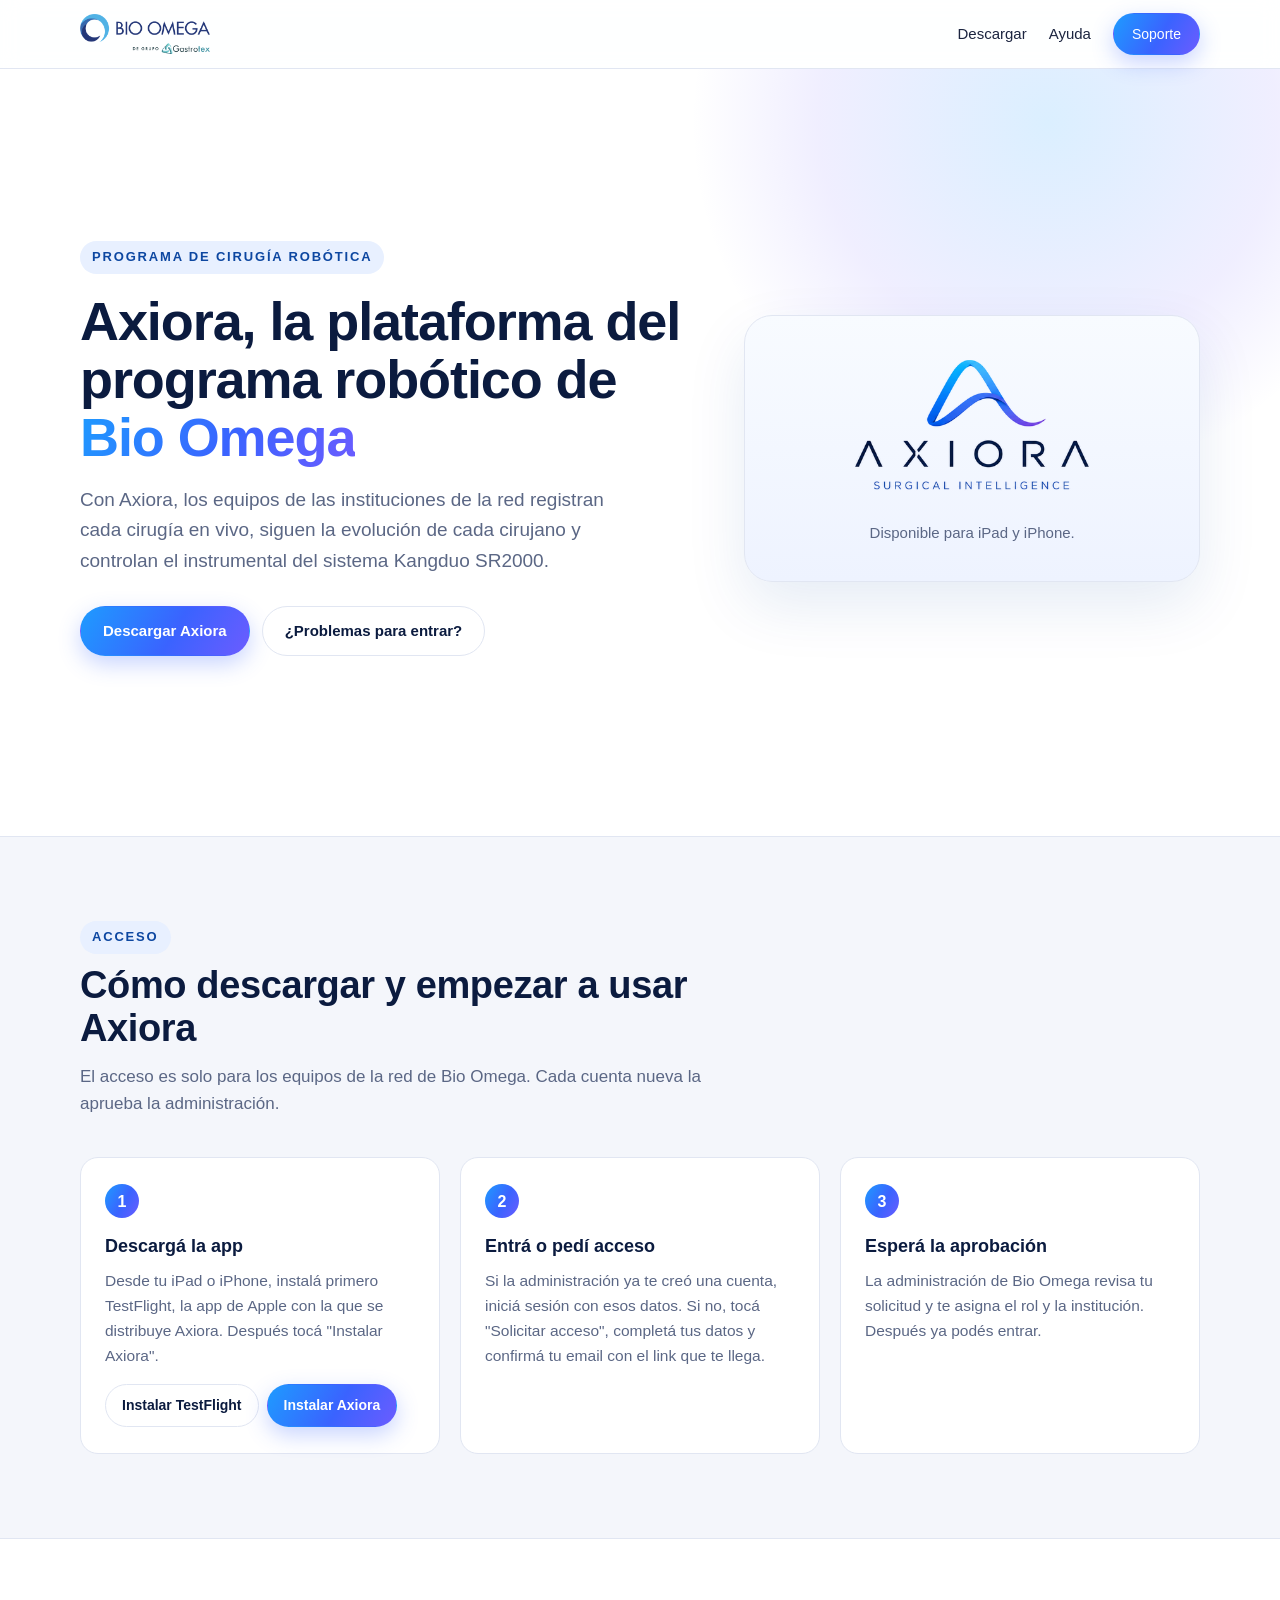
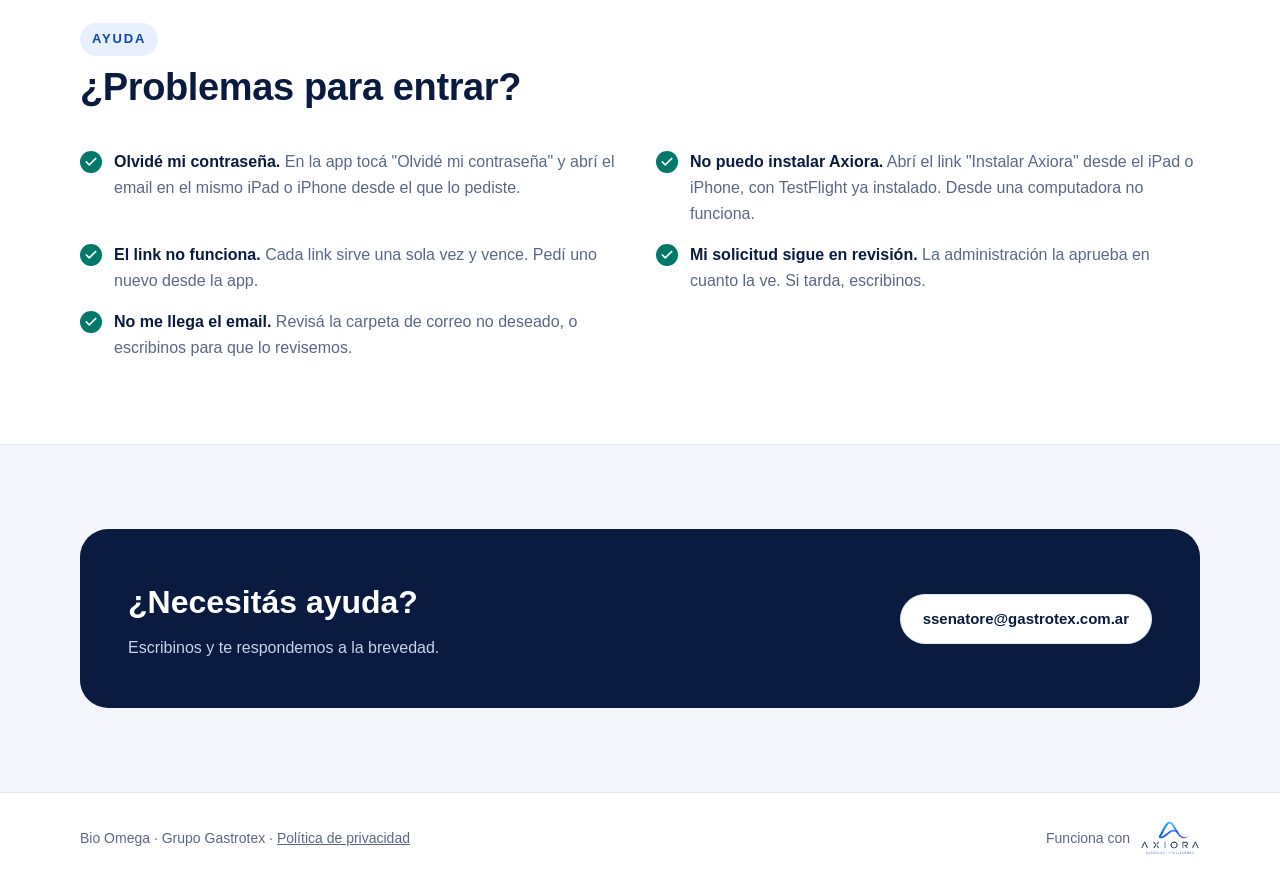
<file: index.html>
<!doctype html>
<html lang="es-AR">
<head>
  <meta charset="utf-8">
  <meta name="viewport" content="width=device-width, initial-scale=1">
  <title>Axiora · Bio Omega</title>
  <meta name="description" content="Axiora es la plataforma del programa de cirugía robótica de Bio Omega: acceso, ayuda y soporte para los equipos de su red.">
  <link rel="icon" type="image/png" href="assets/axiora-icon.png">
  <link rel="apple-touch-icon" href="assets/axiora-icon.png">
  <link rel="stylesheet" href="styles.css">
</head>
<body>
  <header class="site-header">
    <div class="wrap">
      <a class="brand client" href="./" aria-label="Bio Omega, inicio"><img src="assets/bio-omega.png" alt="Bio Omega de Grupo Gastrotex"></a>
      <nav class="nav" aria-label="Principal">
        <a href="#acceso">Descargar</a>
        <a href="#ayuda">Ayuda</a>
        <a class="btn btn-primary" href="mailto:ssenatore@gastrotex.com.ar?subject=Soporte%20Axiora">Soporte</a>
      </nav>
    </div>
  </header>

  <main>
    <section class="hero">
      <div class="wrap">
        <div>
          <span class="eyebrow">Programa de cirugía robótica</span>
          <h1>Axiora, la plataforma del programa robótico de <span class="grad">Bio Omega</span></h1>
          <p class="lead">Con Axiora, los equipos de las instituciones de la red registran cada cirugía en vivo, siguen la evolución de cada cirujano y controlan el instrumental del sistema Kangduo SR2000.</p>
          <div class="actions">
            <a class="btn btn-primary" href="#acceso">Descargar Axiora</a>
            <a class="btn btn-ghost" href="#ayuda">¿Problemas para entrar?</a>
          </div>
        </div>
        <div class="hero-card">
          <img src="assets/axiora-logo.png" alt="Axiora · Surgical Intelligence">
          <p class="hero-note">Disponible para iPad y iPhone.</p>
        </div>
      </div>
    </section>

    <section id="acceso">
      <div class="wrap">
        <div class="section-head">
          <span class="eyebrow">Acceso</span>
          <h2>Cómo descargar y empezar a usar Axiora</h2>
          <p>El acceso es solo para los equipos de la red de Bio Omega. Cada cuenta nueva la aprueba la administración.</p>
        </div>
        <div class="grid">
          <article class="card">
            <span class="step">1</span>
            <h3>Descargá la app</h3>
            <p>Desde tu iPad o iPhone, instalá primero TestFlight, la app de Apple con la que se distribuye Axiora. Después tocá "Instalar Axiora".</p>
            <div class="card-actions">
              <a class="btn btn-ghost btn-sm" href="https://apps.apple.com/app/testflight/id899247664">Instalar TestFlight</a>
              <a class="btn btn-primary btn-sm" href="https://testflight.apple.com/join/DHV2EN8Z">Instalar Axiora</a>
            </div>
          </article>
          <article class="card">
            <span class="step">2</span>
            <h3>Entrá o pedí acceso</h3>
            <p>Si la administración ya te creó una cuenta, iniciá sesión con esos datos. Si no, tocá "Solicitar acceso", completá tus datos y confirmá tu email con el link que te llega.</p>
          </article>
          <article class="card">
            <span class="step">3</span>
            <h3>Esperá la aprobación</h3>
            <p>La administración de Bio Omega revisa tu solicitud y te asigna el rol y la institución. Después ya podés entrar.</p>
          </article>
        </div>
      </div>
    </section>

    <section id="ayuda" class="security">
      <div class="wrap">
        <div class="section-head">
          <span class="eyebrow">Ayuda</span>
          <h2>¿Problemas para entrar?</h2>
        </div>
        <ul class="checks">
          <li><div><strong>Olvidé mi contraseña.</strong> <span>En la app tocá "Olvidé mi contraseña" y abrí el email en el mismo iPad o iPhone desde el que lo pediste.</span></div></li>
          <li><div><strong>No puedo instalar Axiora.</strong> <span>Abrí el link "Instalar Axiora" desde el iPad o iPhone, con TestFlight ya instalado. Desde una computadora no funciona.</span></div></li>
          <li><div><strong>El link no funciona.</strong> <span>Cada link sirve una sola vez y vence. Pedí uno nuevo desde la app.</span></div></li>
          <li><div><strong>Mi solicitud sigue en revisión.</strong> <span>La administración la aprueba en cuanto la ve. Si tarda, escribinos.</span></div></li>
          <li><div><strong>No me llega el email.</strong> <span>Revisá la carpeta de correo no deseado, o escribinos para que lo revisemos.</span></div></li>
        </ul>
      </div>
    </section>

    <section>
      <div class="wrap">
        <div class="cta">
          <div>
            <h2>¿Necesitás ayuda?</h2>
            <p>Escribinos y te respondemos a la brevedad.</p>
          </div>
          <a class="btn btn-ghost" href="mailto:ssenatore@gastrotex.com.ar?subject=Soporte%20Axiora">ssenatore@gastrotex.com.ar</a>
        </div>
      </div>
    </section>
  </main>

  <footer class="site-footer">
    <div class="wrap">
      <span>Bio Omega · Grupo Gastrotex · <a href="privacidad.html">Política de privacidad</a></span>
      <span class="powered">Funciona con <img src="assets/axiora-logo.png" alt="Axiora"></span>
    </div>
  </footer>
</body>
</html>
</file>
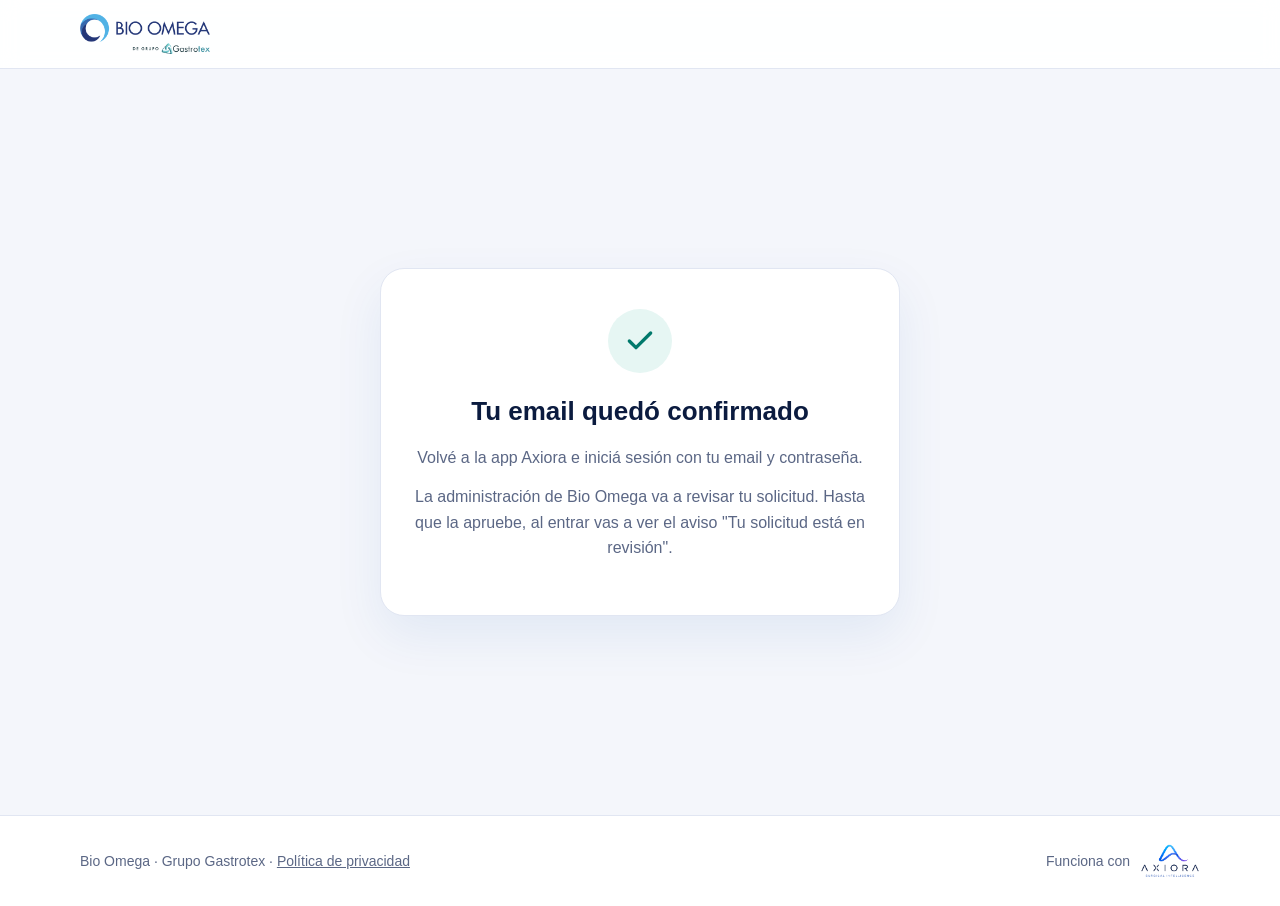
<file: confirmado.html>
<!doctype html>
<html lang="es-AR">
<head>
  <meta charset="utf-8">
  <meta name="viewport" content="width=device-width, initial-scale=1">
  <title>Email confirmado · Axiora</title>
  <meta name="robots" content="noindex">
  <link rel="icon" type="image/png" href="assets/axiora-icon.png">
  <link rel="stylesheet" href="styles.css">
</head>
<body>
  <header class="site-header">
    <div class="wrap">
      <a class="brand client" href="./" aria-label="Bio Omega, inicio"><img src="assets/bio-omega.png" alt="Bio Omega de Grupo Gastrotex"></a>
    </div>
  </header>

  <main class="page">
    <div class="panel" id="ok">
      <div class="badge"><svg viewBox="0 0 24 24" fill="none" stroke="currentColor" stroke-width="2.5" stroke-linecap="round" stroke-linejoin="round"><path d="M20 6 9 17l-5-5"/></svg></div>
      <h1>Tu email quedó confirmado</h1>
      <p>Volvé a la app Axiora e iniciá sesión con tu email y contraseña.</p>
      <p>La administración de Bio Omega va a revisar tu solicitud. Hasta que la apruebe, al entrar vas a ver el aviso "Tu solicitud está en revisión".</p>
    </div>

    <div class="panel" id="error" hidden>
      <div class="badge warn"><svg viewBox="0 0 24 24" fill="none" stroke="currentColor" stroke-width="2.5" stroke-linecap="round" stroke-linejoin="round"><path d="M12 9v4M12 17h.01"/><circle cx="12" cy="12" r="9"/></svg></div>
      <h1>Este link ya no es válido</h1>
      <p>Puede que ya lo hayas usado o que haya vencido. Si tu email ya estaba confirmado, iniciá sesión en la app.</p>
      <p>Si no podés entrar, pedí acceso otra vez desde la app o escribinos a <a href="mailto:ssenatore@gastrotex.com.ar?subject=Soporte%20Axiora">ssenatore@gastrotex.com.ar</a>.</p>
    </div>
  </main>

  <footer class="site-footer">
    <div class="wrap">
      <span>Bio Omega · Grupo Gastrotex · <a href="privacidad.html">Política de privacidad</a></span>
      <span class="powered">Funciona con <img src="assets/axiora-logo.png" alt="Axiora"></span>
    </div>
  </footer>

  <script>
    // Supabase informa los errores en la query o en el fragmento (#error=...)
    const params = new URLSearchParams(location.search + '&' + location.hash.replace(/^#/, ''));
    if (params.get('error') || params.get('error_code')) {
      document.getElementById('ok').hidden = true;
      document.getElementById('error').hidden = false;
    }
  </script>
</body>
</html>
</file>
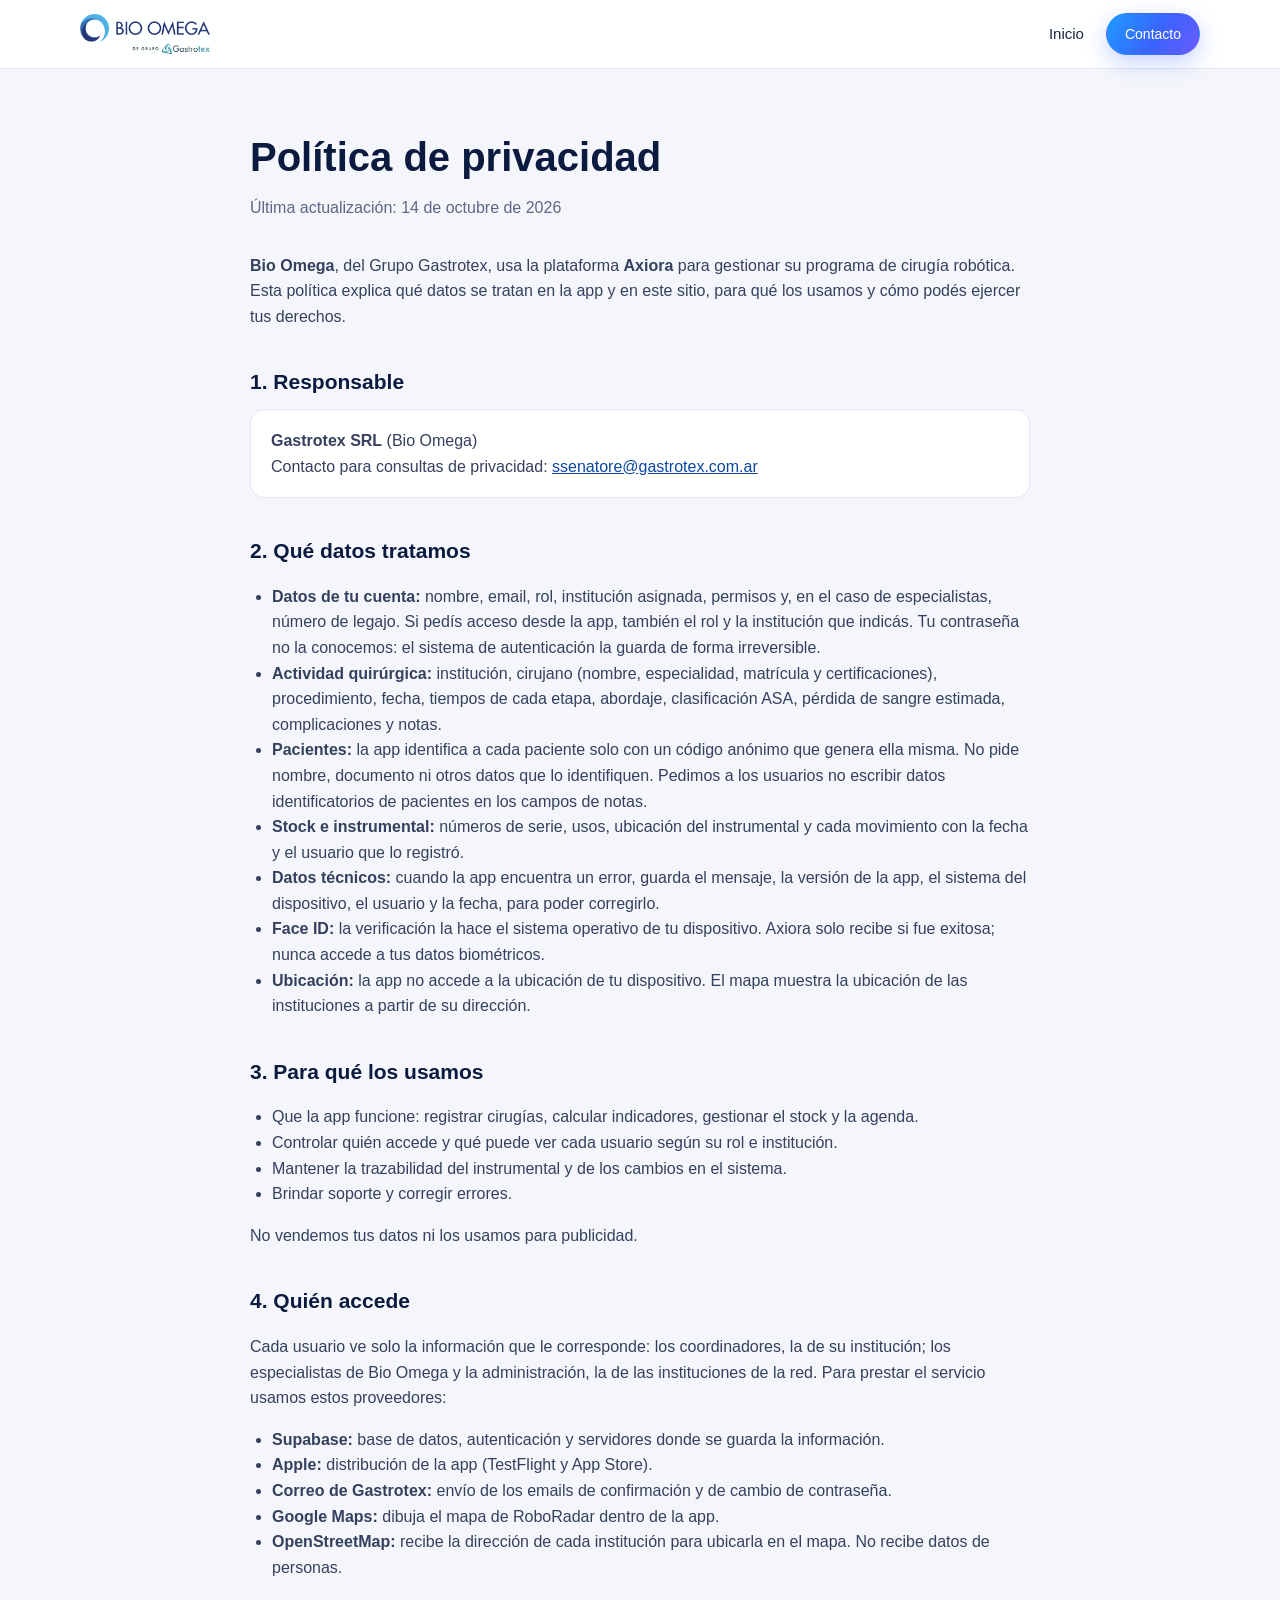
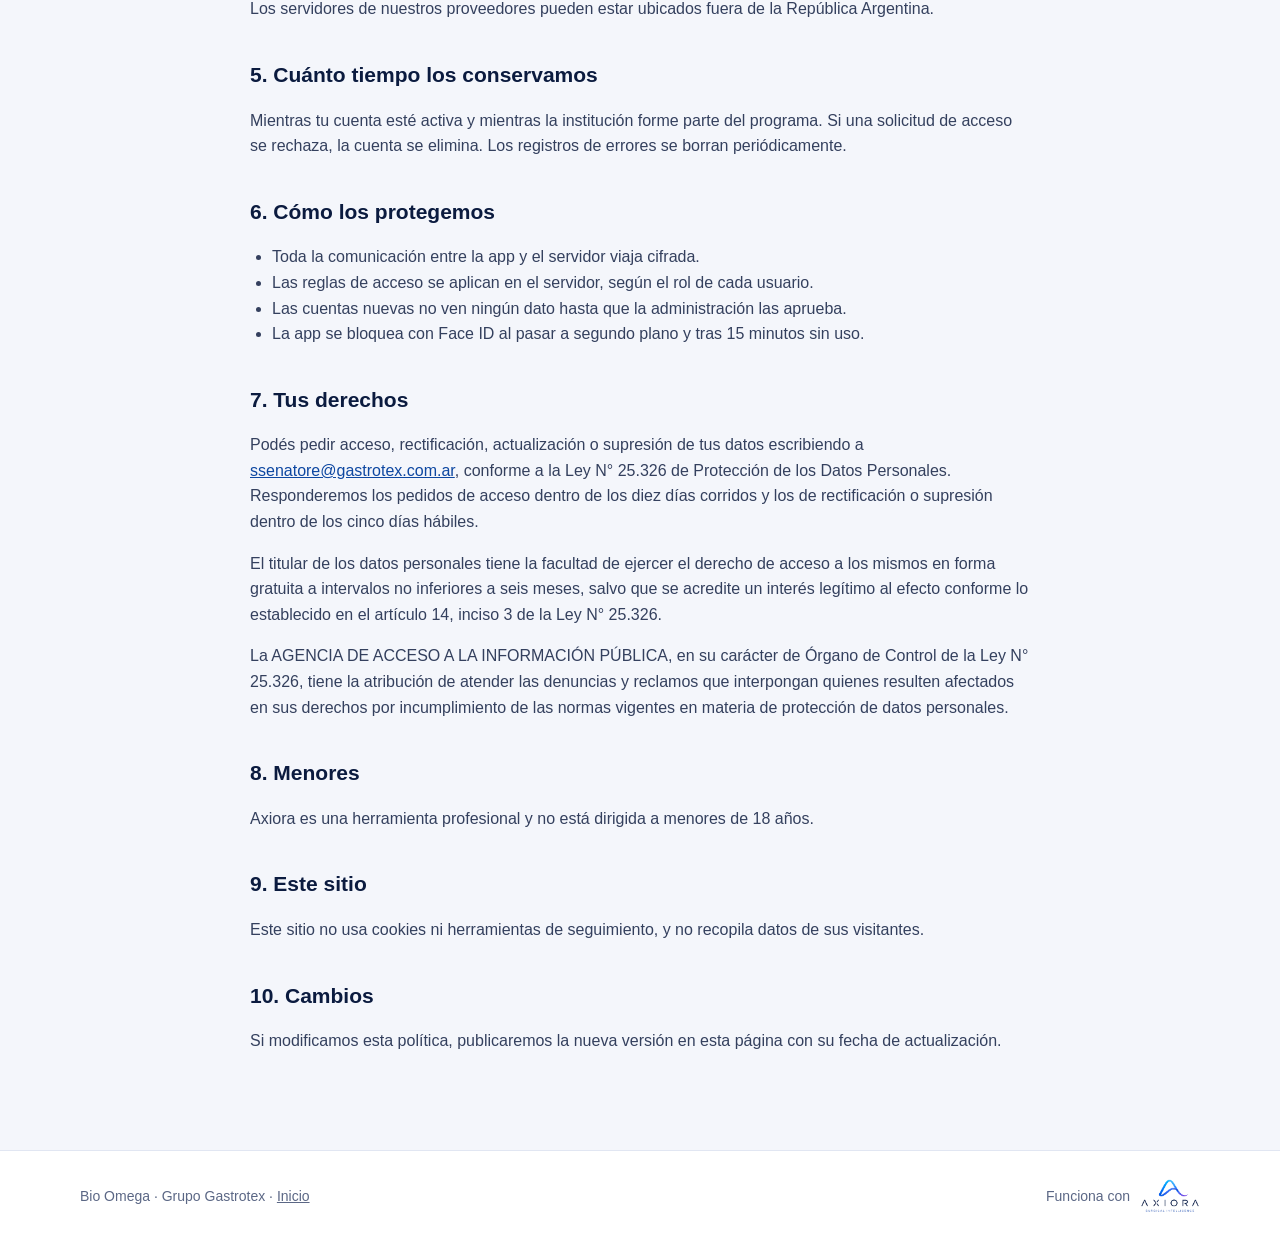
<file: privacidad.html>
<!doctype html>
<html lang="es-AR">
<head>
  <meta charset="utf-8">
  <meta name="viewport" content="width=device-width, initial-scale=1">
  <title>Política de privacidad · Axiora · Bio Omega</title>
  <link rel="icon" type="image/png" href="assets/axiora-icon.png">
  <link rel="stylesheet" href="styles.css">
</head>
<body>
  <header class="site-header">
    <div class="wrap">
      <a class="brand client" href="./" aria-label="Bio Omega, inicio"><img src="assets/bio-omega.png" alt="Bio Omega de Grupo Gastrotex"></a>
      <nav class="nav" aria-label="Principal">
        <a href="./">Inicio</a>
        <a class="btn btn-primary" href="mailto:ssenatore@gastrotex.com.ar?subject=Privacidad%20Axiora">Contacto</a>
      </nav>
    </div>
  </header>

  <main class="legal">
    <h1>Política de privacidad</h1>
    <p class="updated">Última actualización: 14 de octubre de 2026</p>

    <p><strong>Bio Omega</strong>, del Grupo Gastrotex, usa la plataforma <strong>Axiora</strong> para gestionar su programa de cirugía robótica. Esta política explica qué datos se tratan en la app y en este sitio, para qué los usamos y cómo podés ejercer tus derechos.</p>

    <h2>1. Responsable</h2>
    <div class="box">
      <p style="margin:0"><strong>Gastrotex SRL</strong> (Bio Omega)<br>
      Contacto para consultas de privacidad: <a href="mailto:ssenatore@gastrotex.com.ar">ssenatore@gastrotex.com.ar</a></p>
    </div>

    <h2>2. Qué datos tratamos</h2>
    <ul>
      <li><strong>Datos de tu cuenta:</strong> nombre, email, rol, institución asignada, permisos y, en el caso de especialistas, número de legajo. Si pedís acceso desde la app, también el rol y la institución que indicás. Tu contraseña no la conocemos: el sistema de autenticación la guarda de forma irreversible.</li>
      <li><strong>Actividad quirúrgica:</strong> institución, cirujano (nombre, especialidad, matrícula y certificaciones), procedimiento, fecha, tiempos de cada etapa, abordaje, clasificación ASA, pérdida de sangre estimada, complicaciones y notas.</li>
      <li><strong>Pacientes:</strong> la app identifica a cada paciente solo con un código anónimo que genera ella misma. No pide nombre, documento ni otros datos que lo identifiquen. Pedimos a los usuarios no escribir datos identificatorios de pacientes en los campos de notas.</li>
      <li><strong>Stock e instrumental:</strong> números de serie, usos, ubicación del instrumental y cada movimiento con la fecha y el usuario que lo registró.</li>
      <li><strong>Datos técnicos:</strong> cuando la app encuentra un error, guarda el mensaje, la versión de la app, el sistema del dispositivo, el usuario y la fecha, para poder corregirlo.</li>
      <li><strong>Face ID:</strong> la verificación la hace el sistema operativo de tu dispositivo. Axiora solo recibe si fue exitosa; nunca accede a tus datos biométricos.</li>
      <li><strong>Ubicación:</strong> la app no accede a la ubicación de tu dispositivo. El mapa muestra la ubicación de las instituciones a partir de su dirección.</li>
    </ul>

    <h2>3. Para qué los usamos</h2>
    <ul>
      <li>Que la app funcione: registrar cirugías, calcular indicadores, gestionar el stock y la agenda.</li>
      <li>Controlar quién accede y qué puede ver cada usuario según su rol e institución.</li>
      <li>Mantener la trazabilidad del instrumental y de los cambios en el sistema.</li>
      <li>Brindar soporte y corregir errores.</li>
    </ul>
    <p>No vendemos tus datos ni los usamos para publicidad.</p>

    <h2>4. Quién accede</h2>
    <p>Cada usuario ve solo la información que le corresponde: los coordinadores, la de su institución; los especialistas de Bio Omega y la administración, la de las instituciones de la red. Para prestar el servicio usamos estos proveedores:</p>
    <ul>
      <li><strong>Supabase:</strong> base de datos, autenticación y servidores donde se guarda la información.</li>
      <li><strong>Apple:</strong> distribución de la app (TestFlight y App Store).</li>
      <li><strong>Correo de Gastrotex:</strong> envío de los emails de confirmación y de cambio de contraseña.</li>
      <li><strong>Google Maps:</strong> dibuja el mapa de RoboRadar dentro de la app.</li>
      <li><strong>OpenStreetMap:</strong> recibe la dirección de cada institución para ubicarla en el mapa. No recibe datos de personas.</li>
    </ul>
    <p>Los servidores de nuestros proveedores pueden estar ubicados fuera de la República Argentina.</p>

    <h2>5. Cuánto tiempo los conservamos</h2>
    <p>Mientras tu cuenta esté activa y mientras la institución forme parte del programa. Si una solicitud de acceso se rechaza, la cuenta se elimina. Los registros de errores se borran periódicamente.</p>

    <h2>6. Cómo los protegemos</h2>
    <ul>
      <li>Toda la comunicación entre la app y el servidor viaja cifrada.</li>
      <li>Las reglas de acceso se aplican en el servidor, según el rol de cada usuario.</li>
      <li>Las cuentas nuevas no ven ningún dato hasta que la administración las aprueba.</li>
      <li>La app se bloquea con Face ID al pasar a segundo plano y tras 15 minutos sin uso.</li>
    </ul>

    <h2>7. Tus derechos</h2>
    <p>Podés pedir acceso, rectificación, actualización o supresión de tus datos escribiendo a <a href="mailto:ssenatore@gastrotex.com.ar">ssenatore@gastrotex.com.ar</a>, conforme a la Ley N° 25.326 de Protección de los Datos Personales. Responderemos los pedidos de acceso dentro de los diez días corridos y los de rectificación o supresión dentro de los cinco días hábiles.</p>
    <p>El titular de los datos personales tiene la facultad de ejercer el derecho de acceso a los mismos en forma gratuita a intervalos no inferiores a seis meses, salvo que se acredite un interés legítimo al efecto conforme lo establecido en el artículo 14, inciso 3 de la Ley N° 25.326.</p>
    <p>La AGENCIA DE ACCESO A LA INFORMACIÓN PÚBLICA, en su carácter de Órgano de Control de la Ley N° 25.326, tiene la atribución de atender las denuncias y reclamos que interpongan quienes resulten afectados en sus derechos por incumplimiento de las normas vigentes en materia de protección de datos personales.</p>

    <h2>8. Menores</h2>
    <p>Axiora es una herramienta profesional y no está dirigida a menores de 18 años.</p>

    <h2>9. Este sitio</h2>
    <p>Este sitio no usa cookies ni herramientas de seguimiento, y no recopila datos de sus visitantes.</p>

    <h2>10. Cambios</h2>
    <p>Si modificamos esta política, publicaremos la nueva versión en esta página con su fecha de actualización.</p>
  </main>

  <footer class="site-footer">
    <div class="wrap">
      <span>Bio Omega · Grupo Gastrotex · <a href="./">Inicio</a></span>
      <span class="powered">Funciona con <img src="assets/axiora-logo.png" alt="Axiora"></span>
    </div>
  </footer>
</body>
</html>
</file>
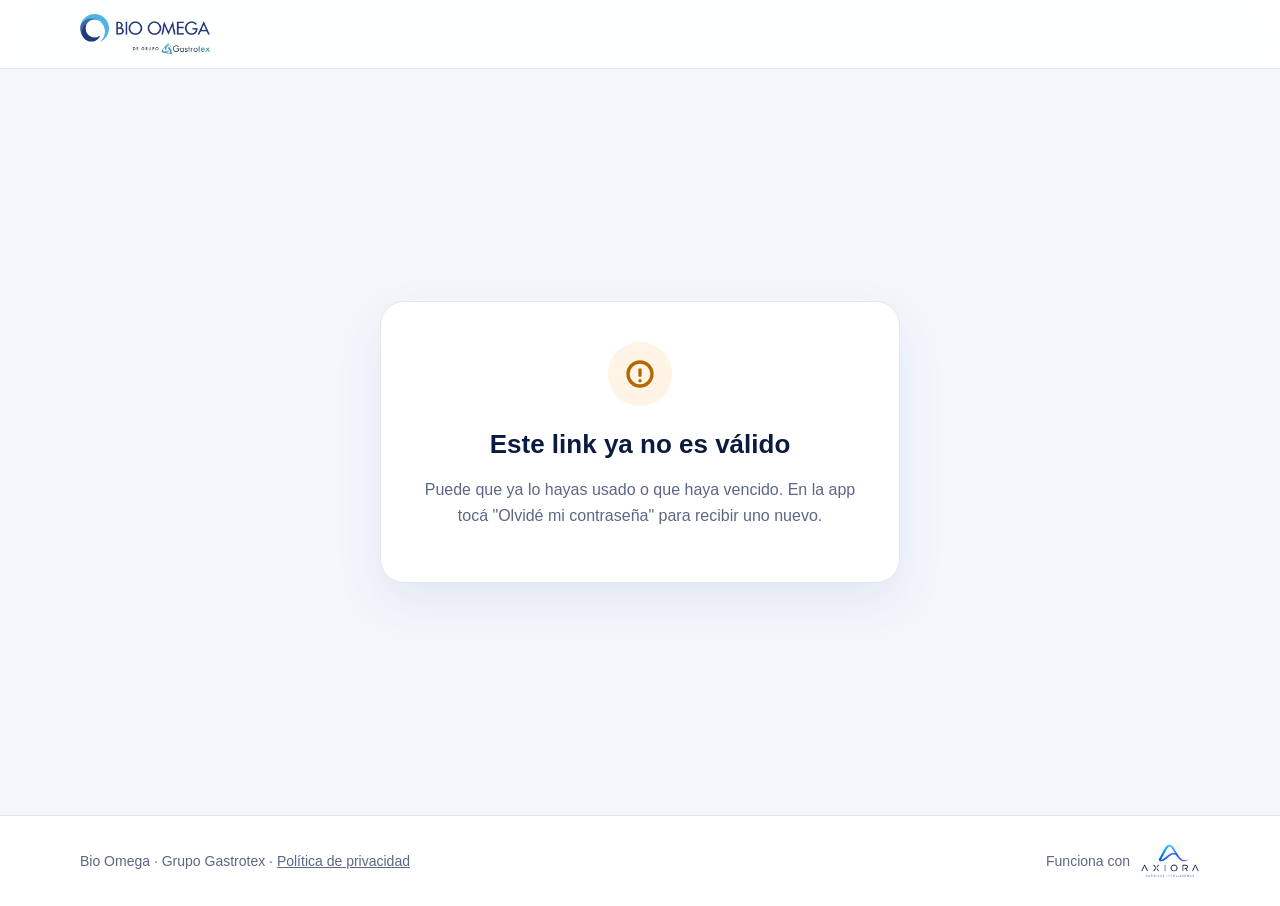
<file: restablecer.html>
<!doctype html>
<html lang="es-AR">
<head>
  <meta charset="utf-8">
  <meta name="viewport" content="width=device-width, initial-scale=1">
  <title>Nueva contraseña · Axiora</title>
  <meta name="robots" content="noindex">
  <link rel="icon" type="image/png" href="assets/axiora-icon.png">
  <link rel="stylesheet" href="styles.css">
</head>
<body>
  <header class="site-header">
    <div class="wrap">
      <a class="brand client" href="./" aria-label="Bio Omega, inicio"><img src="assets/bio-omega.png" alt="Bio Omega de Grupo Gastrotex"></a>
    </div>
  </header>

  <main class="page">
    <div class="panel" id="open" hidden>
      <div class="badge"><svg viewBox="0 0 24 24" fill="none" stroke="currentColor" stroke-width="2.5" stroke-linecap="round" stroke-linejoin="round"><rect x="4" y="11" width="16" height="10" rx="2"/><path d="M8 11V7a4 4 0 0 1 8 0v4"/></svg></div>
      <h1>Abriendo Axiora…</h1>
      <p>Si la app no se abre sola, tocá el botón. Ahí vas a elegir tu nueva contraseña.</p>
      <a class="btn btn-primary" id="open-app" href="#">Abrir Axiora</a>
      <p style="margin-top:18px;font-size:14px">Tiene que ser el mismo iPad o iPhone desde el que pediste el cambio. Si no, pedilo de nuevo desde la app en ese dispositivo.</p>
    </div>

    <div class="panel" id="other-device">
      <div class="badge warn"><svg viewBox="0 0 24 24" fill="none" stroke="currentColor" stroke-width="2.5" stroke-linecap="round" stroke-linejoin="round"><rect x="6" y="2" width="12" height="20" rx="2.5"/><path d="M11 18h2"/></svg></div>
      <h1>Abrí el link en tu iPad o iPhone</h1>
      <p>Por seguridad, la nueva contraseña se elige en la app Axiora, en el mismo dispositivo desde el que la pediste.</p>
      <p>Este link ya se usó al abrirlo acá. En la app tocá otra vez "Olvidé mi contraseña" y abrí el nuevo email en ese iPad o iPhone.</p>
    </div>

    <div class="panel" id="error" hidden>
      <div class="badge warn"><svg viewBox="0 0 24 24" fill="none" stroke="currentColor" stroke-width="2.5" stroke-linecap="round" stroke-linejoin="round"><path d="M12 9v4M12 17h.01"/><circle cx="12" cy="12" r="9"/></svg></div>
      <h1>Este link ya no es válido</h1>
      <p>Puede que ya lo hayas usado o que haya vencido. En la app tocá "Olvidé mi contraseña" para recibir uno nuevo.</p>
    </div>
  </main>

  <footer class="site-footer">
    <div class="wrap">
      <span>Bio Omega · Grupo Gastrotex · <a href="privacidad.html">Política de privacidad</a></span>
      <span class="powered">Funciona con <img src="assets/axiora-logo.png" alt="Axiora"></span>
    </div>
  </footer>

  <script>
    // Supabase redirige acá con ?code=...; la app lo canjea por la sesión.
    // Flujo PKCE: solo funciona en el dispositivo que pidió el cambio.
    const APP_URL = 'com.robosurg.surgicalkpiapp://reset-password';

    function isAppleMobile(ua, maxTouchPoints) {
      // El iPad se presenta como Mac: se lo distingue por la pantalla táctil
      return /iPad|iPhone|iPod/.test(ua) || (/Macintosh/.test(ua) && maxTouchPoints > 1);
    }

    function show(id) {
      for (const panel of document.querySelectorAll('.panel')) panel.hidden = panel.id !== id;
    }

    const params = new URLSearchParams(location.search + '&' + location.hash.replace(/^#/, ''));
    const code = params.get('code');
    if (!code || params.get('error') || params.get('error_code')) {
      show('error');
    } else if (isAppleMobile(navigator.userAgent, navigator.maxTouchPoints)) {
      const appUrl = APP_URL + '?code=' + encodeURIComponent(code);
      document.getElementById('open-app').href = appUrl;
      show('open');
      window.location.href = appUrl;
    } else {
      show('other-device');
    }
  </script>
</body>
</html>
</file>
<file: styles.css>
:root {
  --navy: #0b1b3f;
  --blue: #0d47a1;
  --sky: #1e9bff;
  --violet: #6b5cff;
  --teal: #00796b;
  --bg: #f4f6fb;
  --card: #ffffff;
  --text: #1c2540;
  --muted: #5b6785;
  --line: #e1e6f2;
  --radius: 18px;
  --gradient: linear-gradient(120deg, #1e9bff 0%, #3a63ff 55%, #6b5cff 100%);
}

* { box-sizing: border-box; }

html { scroll-behavior: smooth; }

body {
  margin: 0;
  font-family: -apple-system, BlinkMacSystemFont, "Segoe UI", Roboto, "Helvetica Neue", Arial, sans-serif;
  color: var(--text);
  background: var(--bg);
  line-height: 1.6;
  -webkit-font-smoothing: antialiased;
}

img { max-width: 100%; display: block; }

a { color: var(--blue); }

.wrap { width: min(1120px, 100% - 40px); margin-inline: auto; }

/* ─── Encabezado ─────────────────────────────────────────────────────────── */
.site-header {
  position: sticky;
  top: 0;
  z-index: 10;
  background: rgba(255, 255, 255, 0.92);
  backdrop-filter: saturate(160%) blur(10px);
  border-bottom: 1px solid var(--line);
}
.site-header .wrap {
  display: flex;
  align-items: center;
  justify-content: space-between;
  gap: 16px;
  min-height: 68px;
}
.brand img { height: 48px; width: auto; }
.nav { display: flex; align-items: center; gap: 22px; font-size: 15px; }
.nav a { color: var(--text); text-decoration: none; font-weight: 500; }
.nav a:hover { color: var(--blue); }

.btn {
  display: inline-flex;
  align-items: center;
  justify-content: center;
  gap: 8px;
  padding: 12px 22px;
  border-radius: 999px;
  font-weight: 600;
  font-size: 15px;
  text-decoration: none;
  border: 1px solid transparent;
  transition: transform .15s ease, box-shadow .15s ease;
}
.btn:hover { transform: translateY(-1px); }
.btn-primary { background: var(--gradient); color: #fff; box-shadow: 0 8px 22px rgba(58, 99, 255, .28); }
.btn-ghost { background: #fff; color: var(--navy); border-color: var(--line); }
.nav .btn { padding: 9px 18px; font-size: 14px; color: #fff; }

/* ─── Portada ────────────────────────────────────────────────────────────── */
.hero {
  position: relative;
  overflow: hidden;
  background: #fff;
  border-bottom: 1px solid var(--line);
}
.hero::before {
  content: "";
  position: absolute;
  inset: -40% -10% auto auto;
  width: 720px;
  height: 720px;
  background: radial-gradient(circle at center, rgba(30, 155, 255, .16), rgba(107, 92, 255, .10) 45%, transparent 70%);
  pointer-events: none;
}
.hero .wrap {
  position: relative;
  display: grid;
  grid-template-columns: 1.15fr .85fr;
  gap: 48px;
  align-items: center;
  padding-block: 88px 96px;
}
.eyebrow {
  display: inline-block;
  font-size: 13px;
  font-weight: 700;
  letter-spacing: .14em;
  text-transform: uppercase;
  color: var(--blue);
  background: #e8f0ff;
  padding: 6px 12px;
  border-radius: 999px;
}
.hero h1 {
  font-size: clamp(34px, 5vw, 54px);
  line-height: 1.08;
  letter-spacing: -0.02em;
  color: var(--navy);
  margin: 18px 0 18px;
}
.hero h1 .grad { background: var(--gradient); -webkit-background-clip: text; background-clip: text; color: transparent; }
.hero p.lead { font-size: 19px; color: var(--muted); max-width: 560px; margin: 0 0 30px; }
.hero .actions { display: flex; flex-wrap: wrap; gap: 12px; }
.hero-card {
  background: linear-gradient(180deg, #f8fbff, #eef3ff);
  border: 1px solid var(--line);
  border-radius: 28px;
  padding: 36px 30px;
  box-shadow: 0 24px 60px rgba(13, 71, 161, .10);
}
.hero-card img { margin: 4px auto 26px; width: 62%; }
.stats { display: grid; grid-template-columns: repeat(3, 1fr); gap: 10px; }
.stat { background: #fff; border: 1px solid var(--line); border-radius: 14px; padding: 14px 10px; text-align: center; }
.stat strong { display: block; font-size: 15px; color: var(--navy); }
.stat span { font-size: 12.5px; color: var(--muted); }

/* ─── Secciones ──────────────────────────────────────────────────────────── */
section { padding-block: 84px; }
.section-head { max-width: 680px; margin-bottom: 40px; }
.section-head h2 { font-size: clamp(28px, 3.4vw, 38px); color: var(--navy); margin: 10px 0 12px; letter-spacing: -0.01em; line-height: 1.15; }
.section-head p { color: var(--muted); font-size: 17px; margin: 0; }

.grid { display: grid; grid-template-columns: repeat(3, 1fr); gap: 20px; }
.card {
  background: var(--card);
  border: 1px solid var(--line);
  border-radius: var(--radius);
  padding: 26px 24px;
}
.card .icon {
  width: 46px;
  height: 46px;
  border-radius: 12px;
  display: grid;
  place-items: center;
  background: #eaf1ff;
  color: var(--blue);
  margin-bottom: 16px;
}
.card .icon svg { width: 24px; height: 24px; }
.card h3 { margin: 0 0 8px; font-size: 18px; color: var(--navy); }
.card p { margin: 0; color: var(--muted); font-size: 15.5px; }

.security { background: #fff; border-block: 1px solid var(--line); }
.checks { display: grid; grid-template-columns: repeat(2, 1fr); gap: 16px 32px; padding: 0; margin: 0; list-style: none; }
.checks li { display: flex; gap: 12px; align-items: flex-start; }
.checks li::before {
  content: "";
  flex: 0 0 22px;
  height: 22px;
  margin-top: 2px;
  border-radius: 50%;
  background: var(--teal) url("data:image/svg+xml,%3Csvg xmlns='http://www.w3.org/2000/svg' viewBox='0 0 24 24' fill='none' stroke='white' stroke-width='3' stroke-linecap='round' stroke-linejoin='round'%3E%3Cpath d='M20 6 9 17l-5-5'/%3E%3C/svg%3E") center / 14px no-repeat;
}
.checks strong { color: var(--navy); }
.checks span { color: var(--muted); }

.partners .wrap { display: grid; grid-template-columns: 1fr 1fr; gap: 24px; }
.partner {
  background: #fff;
  border: 1px solid var(--line);
  border-radius: var(--radius);
  padding: 34px;
  display: flex;
  flex-direction: column;
  gap: 18px;
  justify-content: center;
}
.partner img { mix-blend-mode: multiply; height: 72px; width: auto; object-fit: contain; object-position: left; }
.partner p { margin: 0; color: var(--muted); }

.cta {
  background: var(--navy);
  color: #fff;
  border-radius: 28px;
  padding: 48px;
  display: flex;
  flex-wrap: wrap;
  align-items: center;
  justify-content: space-between;
  gap: 24px;
}
.cta h2 { margin: 0 0 6px; font-size: clamp(24px, 3vw, 32px); }
.cta p { margin: 0; color: #c8d2ee; }
.cta .btn-ghost { color: var(--navy); }

/* ─── Pie ────────────────────────────────────────────────────────────────── */
.site-footer { border-top: 1px solid var(--line); background: #fff; padding-block: 28px; font-size: 14px; color: var(--muted); }
.site-footer .wrap { display: flex; flex-wrap: wrap; gap: 12px 24px; justify-content: space-between; align-items: center; }
.site-footer a { color: var(--muted); }

/* ─── Páginas simples (confirmación, contraseña, privacidad) ─────────────── */
.page { min-height: calc(100vh - 68px - 86px); display: grid; place-items: center; padding: 48px 20px; }
.panel {
  background: #fff;
  border: 1px solid var(--line);
  border-radius: 24px;
  padding: 40px 34px;
  max-width: 520px;
  width: 100%;
  text-align: center;
  box-shadow: 0 20px 50px rgba(13, 71, 161, .08);
}
.panel .badge {
  width: 64px;
  height: 64px;
  border-radius: 50%;
  margin: 0 auto 18px;
  display: grid;
  place-items: center;
  background: #e6f6f3;
  color: var(--teal);
}
.panel .badge.warn { background: #fff4e5; color: #b26a00; }
.panel .badge svg { width: 32px; height: 32px; }
.panel h1 { font-size: 26px; color: var(--navy); margin: 0 0 12px; }
.panel p { color: var(--muted); margin: 0 0 14px; }
.panel .btn { margin-top: 10px; }
[hidden] { display: none !important; }

.legal { max-width: 820px; margin: 0 auto; padding: 56px 20px 80px; }
.legal h1 { color: var(--navy); font-size: clamp(30px, 4vw, 40px); margin: 0 0 6px; }
.legal .updated { color: var(--muted); margin: 0 0 32px; }
.legal h2 { color: var(--navy); font-size: 21px; margin: 36px 0 10px; }
.legal p, .legal li { color: #34405e; }
.legal ul { padding-left: 22px; }
.legal .box { background: #fff; border: 1px solid var(--line); border-radius: 14px; padding: 18px 20px; }

/* ─── Sitio del cliente (marca del cliente + "Funciona con Axiora") ──────── */
.brand.client img { height: 40px; }
.hero-card .hero-note { text-align: center; color: var(--muted); margin: 0; font-size: 15px; }
.card .step {
  display: inline-grid;
  place-items: center;
  width: 34px;
  height: 34px;
  border-radius: 50%;
  background: var(--gradient);
  color: #fff;
  font-weight: 700;
  margin-bottom: 14px;
}
.card-actions { display: flex; flex-wrap: wrap; gap: 8px; margin-top: 16px; }
.btn-sm { padding: 9px 16px; font-size: 14px; }
.powered { display: inline-flex; align-items: center; gap: 10px; }
.powered img { height: 34px; width: auto; }
.panel .btn-ghost { margin-left: 6px; }

/* ─── Pantallas angostas ─────────────────────────────────────────────────── */
@media (max-width: 900px) {
  .hero .wrap { grid-template-columns: 1fr; padding-block: 56px 64px; }
  .grid { grid-template-columns: repeat(2, 1fr); }
}
@media (max-width: 640px) {
  .nav a:not(.btn) { display: none; }
  .grid, .checks, .partners .wrap { grid-template-columns: 1fr; }
  section { padding-block: 60px; }
  .cta { padding: 32px 24px; }
  .stats { grid-template-columns: 1fr 1fr 1fr; }
  .brand img { height: 42px; }
  .brand.client img { height: 32px; }
}
</file>
